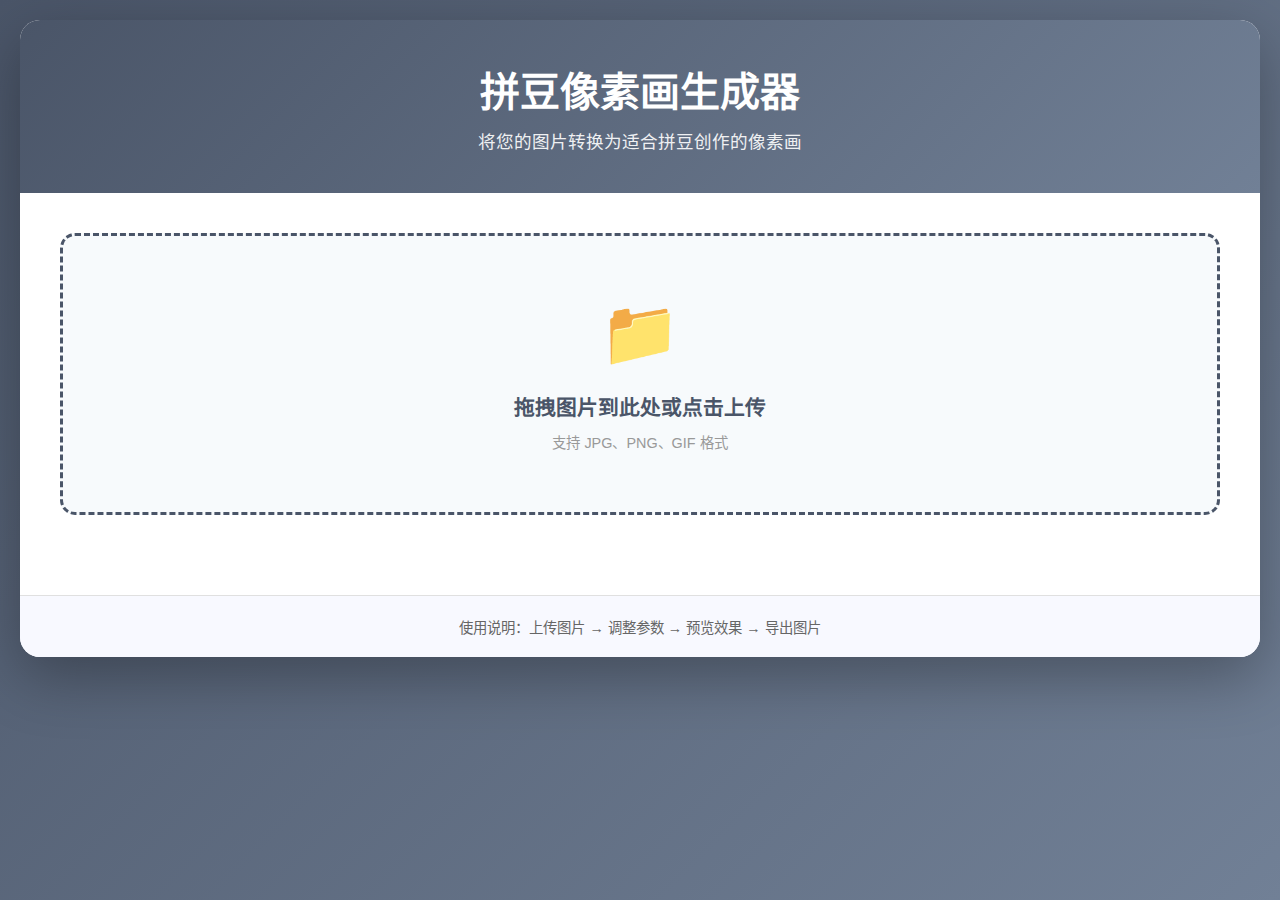
<file: index.html>
<!DOCTYPE html>
<!-- Last updated: 2024-01-01 -->
<html lang="zh-CN">
<head>
    <meta charset="UTF-8">
    <meta name="viewport" content="width=device-width, initial-scale=1.0">
    <title>拼豆像素画生成器</title>
    <link rel="stylesheet" href="styles.css">
</head>
<body>
    <div class="container">
        <header class="header">
            <h1>拼豆像素画生成器</h1>
            <p class="subtitle">将您的图片转换为适合拼豆创作的像素画</p>
        </header>

        <main class="main-content">
            <section class="upload-section">
                <div class="upload-area" id="uploadArea">
                    <div class="upload-icon">📁</div>
                    <p class="upload-text">拖拽图片到此处或点击上传</p>
                    <p class="upload-hint">支持 JPG、PNG、GIF 格式</p>
                    <input type="file" id="fileInput" accept="image/*" hidden>
                </div>
            </section>

            <section class="editor-section" id="editorSection" style="display: none;">
                <div class="controls-panel">
                    <h2>调整参数</h2>
                    
                    <div class="control-group">
                        <label for="pixelSize">
                            像素大小: <span id="pixelSizeValue">10</span>px
                        </label>
                        <input type="range" id="pixelSize" min="2" max="50" value="10">
                        <div class="range-labels">
                            <span>精细</span>
                            <span>粗糙</span>
                        </div>
                    </div>

                    <div class="control-group">
                        <label for="brightness">
                            亮度: <span id="brightnessValue">100</span>%
                        </label>
                        <input type="range" id="brightness" min="50" max="150" value="100">
                    </div>

                    <div class="control-group">
                        <label for="contrast">
                            对比度: <span id="contrastValue">100</span>%
                        </label>
                        <input type="range" id="contrast" min="50" max="150" value="100">
                    </div>

                    <div class="control-group">
                        <label for="saturation">
                            饱和度: <span id="saturationValue">100</span>%
                        </label>
                        <input type="range" id="saturation" min="0" max="200" value="100">
                    </div>

                    <div class="control-group">
                        <label for="exportSize">
                            导出尺寸:
                        </label>
                        <select id="exportSize">
                            <option value="1">原始尺寸</option>
                            <option value="2">2倍放大</option>
                            <option value="3" selected>3倍放大</option>
                            <option value="5">5倍放大</option>
                        </select>
                    </div>

                    <div class="control-group">
                        <label>
                            <input type="checkbox" id="showGrid">
                            显示网格线
                        </label>
                    </div>

                    <div class="control-group">
                        <label>
                            <input type="checkbox" id="showOriginal" checked>
                            显示原图对比
                        </label>
                    </div>

                    <div class="control-group">
                        <label>
                            <input type="checkbox" id="usePerlerColors">
                            使用拼豆色板
                        </label>
                    </div>

                    <div class="control-group">
                        <label>
                            <input type="checkbox" id="showColorCodes">
                            显示色号
                        </label>
                    </div>

                    <div class="button-group">
                        <button id="resetBtn" class="btn btn-secondary">重置参数</button>
                        <button id="exportBtn" class="btn btn-primary">导出图片</button>
                    </div>
                </div>

                <div class="preview-panel">
                    <h2>预览效果</h2>
                    <div class="preview-container">
                        <div class="preview-item" id="originalPreview">
                            <h3>原图</h3>
                            <canvas id="originalCanvas"></canvas>
                        </div>
                        <div class="preview-item" id="pixelPreview">
                            <h3>像素画</h3>
                            <canvas id="pixelCanvas"></canvas>
                        </div>
                    </div>
                    <div class="image-info">
                        <span id="imageDimensions"></span>
                        <span id="pixelDimensions"></span>
                    </div>
                    <div class="color-legend" id="colorLegend" style="display: none;">
                        <h4>使用的拼豆色号</h4>
                        <div class="color-legend-grid" id="colorLegendGrid"></div>
                    </div>
                </div>
            </section>
        </main>

        <footer class="footer">
            <p>使用说明：上传图片 → 调整参数 → 预览效果 → 导出图片</p>
        </footer>
    </div>

    <div id="loadingOverlay" class="loading-overlay" style="display: none;">
        <div class="loading-spinner"></div>
        <p>处理中...</p>
    </div>

    <script src="colorPalette.js"></script>
    <script src="script.js"></script>
</body>
</html>
</file>
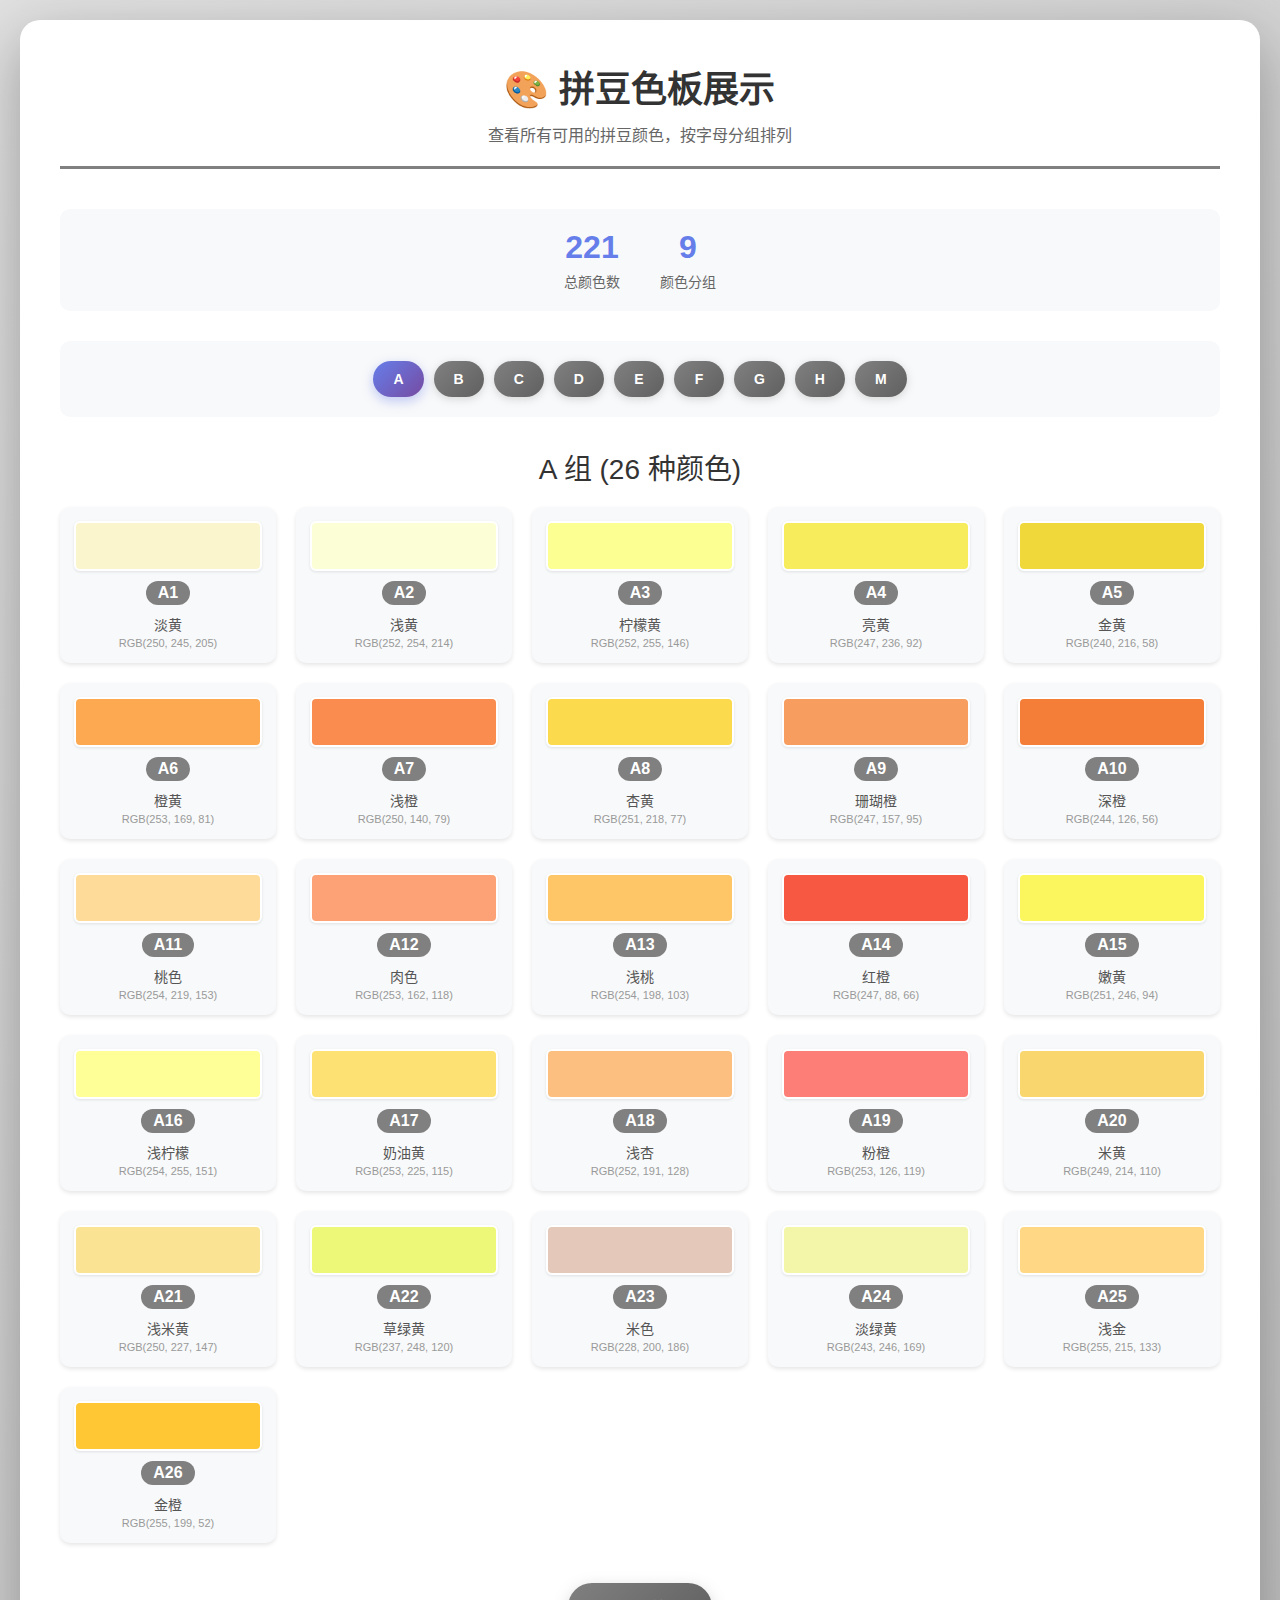
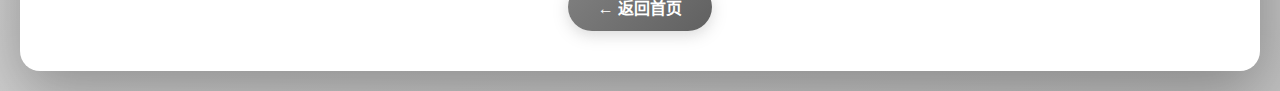
<file: colorPaletteDisplay.html>
<!DOCTYPE html>
<html lang="zh-CN">
<head>
    <meta charset="UTF-8">
    <meta name="viewport" content="width=device-width, initial-scale=1.0">
    <title>拼豆色板展示</title>
    <style>
        * {
            margin: 0;
            padding: 0;
            box-sizing: border-box;
        }

        body {
            font-family: 'Microsoft YaHei', Arial, sans-serif;
            background: linear-gradient(135deg, #e0e0e0 0%, #c0c0c0 100%);
            padding: 20px;
            min-height: 100vh;
        }

        .container {
            max-width: 1400px;
            margin: 0 auto;
            background: white;
            border-radius: 20px;
            box-shadow: 0 20px 60px rgba(0, 0, 0, 0.3);
            padding: 40px;
        }

        .header {
            text-align: center;
            margin-bottom: 40px;
            padding-bottom: 20px;
            border-bottom: 3px solid #808080;
        }

        .header h1 {
            font-size: 36px;
            color: #333;
            margin-bottom: 10px;
        }

        .header p {
            font-size: 16px;
            color: #666;
        }

        .group-section {
            margin-bottom: 40px;
        }

        .group-title {
            font-size: 28px;
            margin-bottom: 20px;
            padding: 10px 20px;
            background: linear-gradient(135deg, #808080 0%, #606060 100%);
            color: white;
            border-radius: 10px;
            display: inline-block;
        }

        .color-grid {
            display: grid;
            grid-template-columns: repeat(5, 1fr);
            gap: 20px;
        }

        .color-card {
            background: #f8f9fa;
            border-radius: 10px;
            padding: 12px;
            box-shadow: 0 2px 4px rgba(0, 0, 0, 0.1);
            transition: all 0.3s ease;
            cursor: pointer;
            border: 2px solid transparent;
        }

        .color-card:hover {
            transform: translateY(-3px);
            box-shadow: 0 4px 8px rgba(0, 0, 0, 0.15);
            border-color: #667eea;
        }

        .color-preview {
            width: 100%;
            height: 50px;
            border-radius: 6px;
            margin-bottom: 10px;
            box-shadow: 0 1px 3px rgba(0, 0, 0, 0.1);
            border: 2px solid #fff;
        }

        .color-info {
            text-align: center;
        }

        .color-code {
            font-size: 16px;
            font-weight: bold;
            color: #333;
            margin-bottom: 3px;
            background: #808080;
            color: white;
            padding: 3px 12px;
            border-radius: 15px;
            display: inline-block;
        }

        .color-name {
            font-size: 14px;
            color: #555;
            margin-top: 6px;
        }

        .color-rgb {
            font-size: 11px;
            color: #999;
            margin-top: 3px;
        }

        .stats {
            display: flex;
            justify-content: center;
            gap: 40px;
            margin-bottom: 30px;
            padding: 20px;
            background: #f8f9fa;
            border-radius: 10px;
        }

        .stat-item {
            text-align: center;
        }

        .stat-value {
            font-size: 32px;
            font-weight: bold;
            color: #667eea;
        }

        .stat-label {
            font-size: 14px;
            color: #666;
            margin-top: 5px;
        }

        .nav-container {
            margin-bottom: 30px;
            padding: 20px;
            background: #f8f9fa;
            border-radius: 10px;
            overflow-x: auto;
        }

        .nav-buttons {
            display: flex;
            justify-content: center;
            gap: 10px;
            flex-wrap: wrap;
        }

        .nav-button {
            padding: 10px 20px;
            background: linear-gradient(135deg, #808080 0%, #606060 100%);
            color: white;
            border: none;
            border-radius: 20px;
            font-size: 14px;
            font-weight: bold;
            cursor: pointer;
            transition: all 0.3s ease;
            box-shadow: 0 2px 8px rgba(128, 128, 128, 0.3);
            min-width: 50px;
        }

        .nav-button:hover {
            transform: translateY(-2px);
            box-shadow: 0 4px 12px rgba(128, 128, 128, 0.4);
        }

        .nav-button.active {
            background: linear-gradient(135deg, #667eea 0%, #764ba2 100%);
            box-shadow: 0 4px 12px rgba(102, 126, 234, 0.4);
        }

        .current-group-title {
            text-align: center;
            margin-bottom: 20px;
            font-size: 28px;
            color: #333;
        }

        .back-button {
            display: inline-block;
            padding: 12px 30px;
            background: linear-gradient(135deg, #808080 0%, #606060 100%);
            color: white;
            text-decoration: none;
            border-radius: 25px;
            font-weight: bold;
            transition: all 0.3s ease;
            box-shadow: 0 4px 15px rgba(128, 128, 128, 0.3);
        }

        .back-button:hover {
            transform: translateY(-2px);
            box-shadow: 0 6px 20px rgba(128, 128, 128, 0.4);
        }

        @media (max-width: 768px) {
            .container {
                padding: 20px;
            }

            .header h1 {
                font-size: 28px;
            }

            .nav-button {
                padding: 8px 15px;
                font-size: 13px;
                min-width: 45px;
            }

            .color-grid {
                grid-template-columns: repeat(2, 1fr);
                gap: 15px;
            }

            .stats {
                flex-direction: column;
                gap: 20px;
            }

            .current-group-title {
                font-size: 24px;
            }
        }

        @media (max-width: 480px) {
            .nav-buttons {
                gap: 8px;
            }

            .nav-button {
                padding: 6px 12px;
                font-size: 12px;
                min-width: 40px;
            }

            .color-grid {
                grid-template-columns: repeat(2, 1fr);
                gap: 10px;
            }

            .current-group-title {
                font-size: 20px;
            }
        }
    </style>
</head>
<body>
    <div class="container">
        <div class="header">
            <h1>🎨 拼豆色板展示</h1>
            <p>查看所有可用的拼豆颜色，按字母分组排列</p>
        </div>

        <div class="stats">
            <div class="stat-item">
                <div class="stat-value" id="totalColors">0</div>
                <div class="stat-label">总颜色数</div>
            </div>
            <div class="stat-item">
                <div class="stat-value" id="totalGroups">0</div>
                <div class="stat-label">颜色分组</div>
            </div>
        </div>

        <div class="nav-container">
            <div class="nav-buttons" id="navButtons"></div>
        </div>

        <div class="current-group-title" id="currentGroupTitle"></div>
        <div class="color-grid" id="colorGrid"></div>

        <div style="text-align: center; margin-top: 40px;">
            <a href="index.html" class="back-button">← 返回首页</a>
        </div>
    </div>

    <script src="colorPalette.js"></script>
    <script>
        let currentGroup = null;
        let groupedColors = {};

        function groupColorsByLetter(colors) {
            const groups = {};
            
            colors.forEach(color => {
                const letter = color.code.charAt(0);
                if (!groups[letter]) {
                    groups[letter] = [];
                }
                groups[letter].push(color);
            });
            
            return groups;
        }

        function createColorCard(color) {
            const card = document.createElement('div');
            card.className = 'color-card';
            
            const preview = document.createElement('div');
            preview.className = 'color-preview';
            preview.style.backgroundColor = `rgb(${color.r}, ${color.g}, ${color.b})`;
            
            const info = document.createElement('div');
            info.className = 'color-info';
            
            const code = document.createElement('div');
            code.className = 'color-code';
            code.textContent = color.code;
            
            const name = document.createElement('div');
            name.className = 'color-name';
            name.textContent = color.name;
            
            const rgb = document.createElement('div');
            rgb.className = 'color-rgb';
            rgb.textContent = `RGB(${color.r}, ${color.g}, ${color.b})`;
            
            info.appendChild(code);
            info.appendChild(name);
            info.appendChild(rgb);
            
            card.appendChild(preview);
            card.appendChild(info);
            
            return card;
        }

        function renderNavButtons() {
            const navContainer = document.getElementById('navButtons');
            const sortedLetters = Object.keys(groupedColors).sort();
            
            sortedLetters.forEach(letter => {
                const button = document.createElement('button');
                button.className = 'nav-button';
                button.textContent = letter;
                button.onclick = () => switchGroup(letter);
                navContainer.appendChild(button);
            });
        }

        function switchGroup(letter) {
            currentGroup = letter;
            
            // 更新按钮状态
            const buttons = document.querySelectorAll('.nav-button');
            buttons.forEach(btn => {
                if (btn.textContent === letter) {
                    btn.classList.add('active');
                } else {
                    btn.classList.remove('active');
                }
            });
            
            // 更新标题
            const title = document.getElementById('currentGroupTitle');
            title.textContent = `${letter} 组 (${groupedColors[letter].length} 种颜色)`;
            
            // 渲染颜色卡片
            const grid = document.getElementById('colorGrid');
            grid.innerHTML = '';
            
            groupedColors[letter].forEach(color => {
                const card = createColorCard(color);
                grid.appendChild(card);
            });
        }

        function renderColorPalette() {
            groupedColors = groupColorsByLetter(PERLER_BEAD_COLORS);
            
            // 更新统计信息
            document.getElementById('totalColors').textContent = PERLER_BEAD_COLORS.length;
            document.getElementById('totalGroups').textContent = Object.keys(groupedColors).length;
            
            // 渲染导航按钮
            renderNavButtons();
            
            // 默认显示第一个组
            const sortedLetters = Object.keys(groupedColors).sort();
            if (sortedLetters.length > 0) {
                switchGroup(sortedLetters[0]);
            }
        }

        // 页面加载完成后渲染
        document.addEventListener('DOMContentLoaded', renderColorPalette);
    </script>
</body>
</html>
</file>
<file: styles.css>
* {
    margin: 0;
    padding: 0;
    box-sizing: border-box;
}

body {
    font-family: -apple-system, BlinkMacSystemFont, 'Segoe UI', Roboto, 'Helvetica Neue', Arial, sans-serif;
    background: linear-gradient(135deg, #4a5568 0%, #718096 100%);
    min-height: 100vh;
    padding: 20px;
    color: #333;
}

.container {
    max-width: 1400px;
    margin: 0 auto;
    background: white;
    border-radius: 20px;
    box-shadow: 0 20px 60px rgba(0, 0, 0, 0.3);
    overflow: hidden;
}

.header {
    background: linear-gradient(135deg, #4a5568 0%, #718096 100%);
    color: white;
    padding: 40px;
    text-align: center;
}

.header h1 {
    font-size: 2.5rem;
    margin-bottom: 10px;
    font-weight: 700;
}

.subtitle {
    font-size: 1.1rem;
    opacity: 0.9;
}

.main-content {
    padding: 40px;
}

.upload-section {
    margin-bottom: 40px;
}

.upload-area {
    border: 3px dashed #4a5568;
    border-radius: 15px;
    padding: 60px 40px;
    text-align: center;
    cursor: pointer;
    transition: all 0.3s ease;
    background: #f7fafc;
}

.upload-area:hover {
    border-color: #718096;
    background: #edf2f7;
    transform: translateY(-2px);
}

.upload-area.drag-over {
    border-color: #718096;
    background: #e2e8f0;
    transform: scale(1.02);
}

.upload-icon {
    font-size: 4rem;
    margin-bottom: 20px;
}

.upload-text {
    font-size: 1.3rem;
    font-weight: 600;
    color: #4a5568;
    margin-bottom: 10px;
}

.upload-hint {
    font-size: 0.9rem;
    color: #999;
}

.editor-section {
    display: grid;
    grid-template-columns: 350px 1fr;
    gap: 40px;
}

.controls-panel {
    background: #f7fafc;
    padding: 30px;
    border-radius: 15px;
    height: fit-content;
}

.controls-panel h2 {
    font-size: 1.5rem;
    margin-bottom: 25px;
    color: #4a5568;
}

.control-group {
    margin-bottom: 25px;
}

.control-group label {
    display: block;
    font-weight: 600;
    margin-bottom: 10px;
    color: #555;
}

.control-group input[type="range"] {
    width: 100%;
    height: 8px;
    border-radius: 4px;
    background: #ddd;
    outline: none;
    -webkit-appearance: none;
    appearance: none;
}

.control-group input[type="range"]::-webkit-slider-thumb {
    -webkit-appearance: none;
    appearance: none;
    width: 20px;
    height: 20px;
    border-radius: 50%;
    background: #4a5568;
    cursor: pointer;
    transition: background 0.3s;
}

.control-group input[type="range"]::-webkit-slider-thumb:hover {
    background: #718096;
}

.control-group input[type="range"]::-moz-range-thumb {
    width: 20px;
    height: 20px;
    border-radius: 50%;
    background: #4a5568;
    cursor: pointer;
    border: none;
}

.range-labels {
    display: flex;
    justify-content: space-between;
    font-size: 0.8rem;
    color: #999;
    margin-top: 5px;
}

.control-group select {
    width: 100%;
    padding: 12px;
    border: 2px solid #ddd;
    border-radius: 8px;
    font-size: 1rem;
    background: white;
    cursor: pointer;
    transition: border-color 0.3s;
}

.control-group select:focus {
    outline: none;
    border-color: #4a5568;
}

.control-group input[type="checkbox"] {
    margin-right: 8px;
    cursor: pointer;
}

.button-group {
    display: flex;
    gap: 10px;
    margin-top: 30px;
}

.btn {
    flex: 1;
    padding: 14px 20px;
    border: none;
    border-radius: 8px;
    font-size: 1rem;
    font-weight: 600;
    cursor: pointer;
    transition: all 0.3s ease;
}

.btn-primary {
    background: linear-gradient(135deg, #4a5568 0%, #718096 100%);
    color: white;
}

.btn-primary:hover {
    transform: translateY(-2px);
    box-shadow: 0 5px 20px rgba(74, 85, 104, 0.4);
}

.btn-secondary {
    background: #e0e0e0;
    color: #555;
}

.btn-secondary:hover {
    background: #d0d0d0;
}

.preview-panel {
    background: #f7fafc;
    padding: 30px;
    border-radius: 15px;
}

.preview-panel h2 {
    font-size: 1.5rem;
    margin-bottom: 25px;
    color: #4a5568;
}

.preview-container {
    display: grid;
    grid-template-columns: 1fr 1fr;
    gap: 20px;
}

.preview-item {
    background: white;
    padding: 20px;
    border-radius: 10px;
    box-shadow: 0 2px 10px rgba(0, 0, 0, 0.1);
}

.preview-item h3 {
    font-size: 1.1rem;
    margin-bottom: 15px;
    color: #555;
    text-align: center;
}

.preview-item canvas {
    width: 100%;
    height: auto;
    display: block;
    border-radius: 5px;
    background: #f0f0f0;
}

.image-info {
    margin-top: 20px;
    padding: 15px;
    background: white;
    border-radius: 8px;
    display: flex;
    justify-content: space-between;
    font-size: 0.9rem;
    color: #666;
    flex-wrap: wrap;
    gap: 10px;
}

.color-legend {
    margin-top: 15px;
    padding: 15px;
    background: white;
    border-radius: 8px;
}

.color-legend h4 {
    margin-bottom: 10px;
    color: #4a5568;
    font-size: 1rem;
}

.color-legend-grid {
    display: grid;
    grid-template-columns: repeat(auto-fill, minmax(60px, 1fr));
    gap: 8px;
    max-height: 200px;
    overflow-y: auto;
}

.color-legend-item {
    display: flex;
    flex-direction: column;
    align-items: center;
    padding: 5px;
    border-radius: 4px;
    font-size: 0.75rem;
    cursor: pointer;
    transition: transform 0.2s;
}

.color-legend-item:hover {
    transform: scale(1.1);
}

.color-legend-item .color-swatch {
    width: 30px;
    height: 30px;
    border-radius: 50%;
    margin-bottom: 5px;
    border: 2px solid #ddd;
}

.color-legend-item .color-code {
    font-weight: 600;
    color: #333;
}

.color-legend-item .color-name {
    font-size: 0.7rem;
    color: #999;
    text-align: center;
}

.color-legend-item .color-count {
    font-size: 0.65rem;
    color: #666;
    text-align: center;
    margin-top: 2px;
    font-weight: 500;
}

.footer {
    background: #f8f9ff;
    padding: 20px;
    text-align: center;
    color: #666;
    font-size: 0.9rem;
    border-top: 1px solid #e0e0e0;
}

.loading-overlay {
    position: fixed;
    top: 0;
    left: 0;
    width: 100%;
    height: 100%;
    background: rgba(0, 0, 0, 0.7);
    display: flex;
    flex-direction: column;
    justify-content: center;
    align-items: center;
    z-index: 1000;
    color: white;
}

.loading-spinner {
    width: 60px;
    height: 60px;
    border: 5px solid rgba(255, 255, 255, 0.3);
    border-top-color: white;
    border-radius: 50%;
    animation: spin 1s linear infinite;
    margin-bottom: 20px;
}

@keyframes spin {
    to {
        transform: rotate(360deg);
    }
}

@media (max-width: 1024px) {
    .editor-section {
        grid-template-columns: 1fr;
    }
    
    .preview-container {
        grid-template-columns: 1fr;
    }
}

@media (max-width: 768px) {
    .header h1 {
        font-size: 1.8rem;
    }
    
    .main-content {
        padding: 20px;
    }
    
    .upload-area {
        padding: 40px 20px;
    }
    
    .button-group {
        flex-direction: column;
    }
}
</file>
